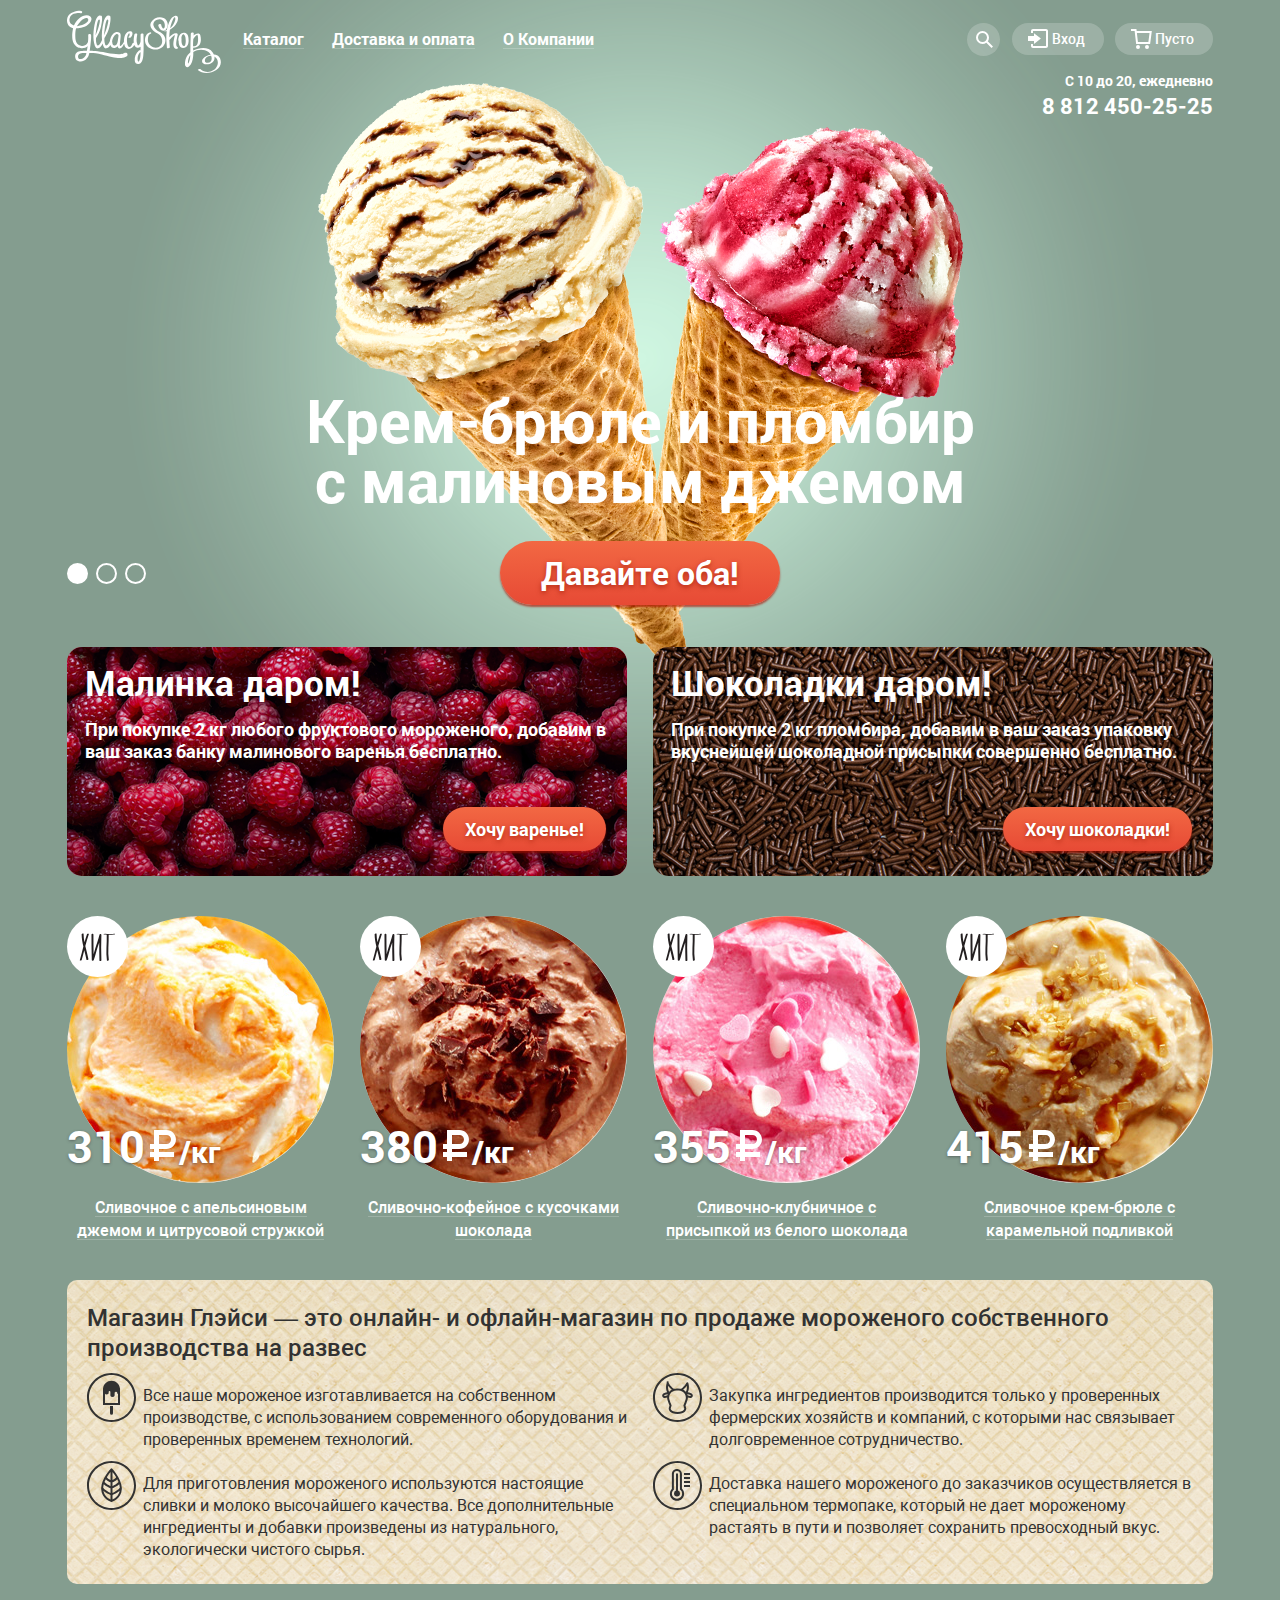
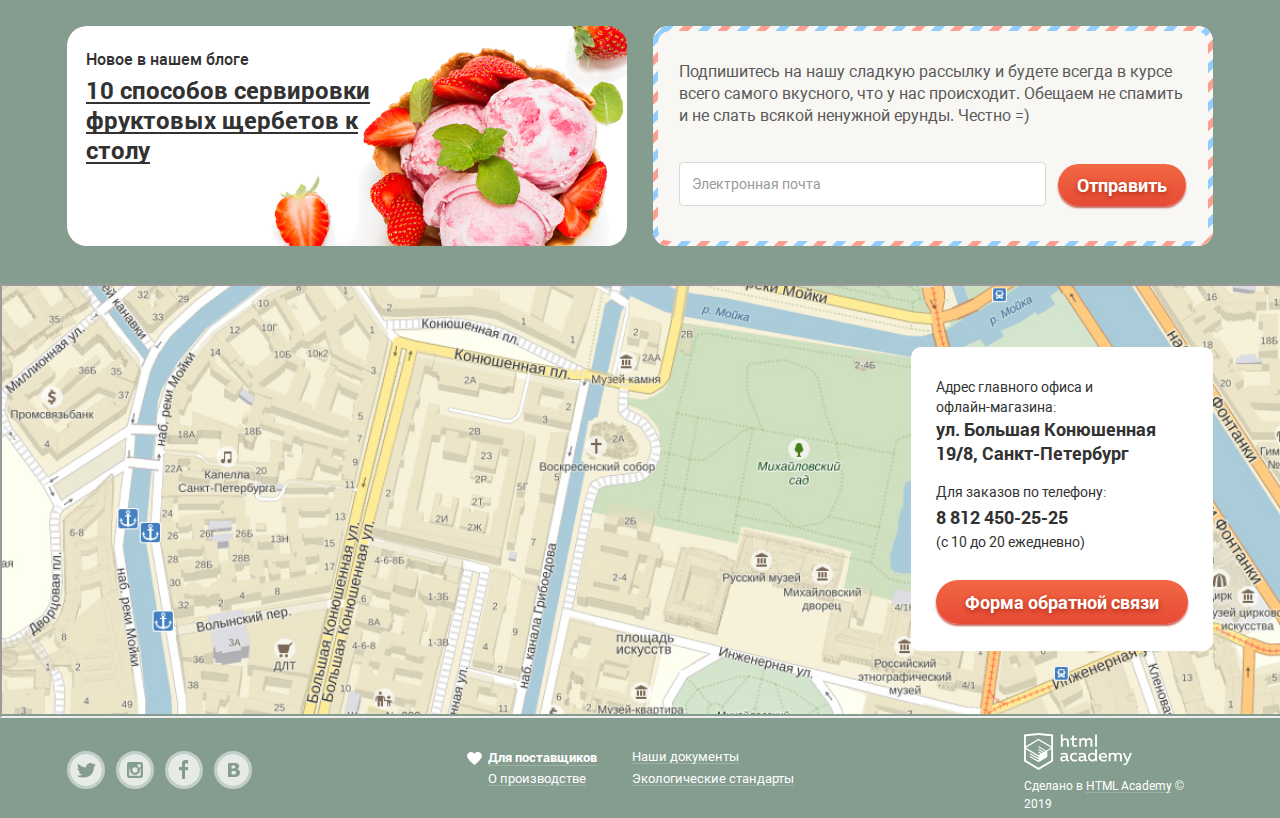
<file: index.html>
<!DOCTYPE html>
<html lang="ru">
  <head>
    <meta charset="utf-8">
    <title>Интернет-магазин мороженого GllacyShop</title>
    <link href="css/normalize.css" rel="stylesheet">
    <link href="css/style.min.css" rel="stylesheet">
  </head>
  <body>
    <input class="visually-hidden" type="radio" id="product-1" name="toggle" checked>
    <input class="visually-hidden" type="radio" id="product-2" name="toggle">
    <input class="visually-hidden" type="radio" id="product-3" name="toggle">
    <div class="site-wrapper">
      <header class="main-header">
        <div class="container">
          <nav class="main-navigation">
            <div class="navigation-wrapper">
            <a class="main-header-logo">
              <img src="img/logo.svg" width="154" height="64" alt="Логотип GllacyShop">
            </a>
            <ul class="site-navigation">
              <li class="catalog-link"><a class="link-current site-nav-link" href="catalog.html">Каталог</a>
                <div class="catalog-menu">
                  <a class="new">Новинки</a>
                  <ul class="new-list">
                    <li><a href="catalog.html">Сливочное</a></li>
                    <li><a>Щербеты</a></li>
                    <li><a>Фруктовый лед</a></li>
                    <li><a>Мелорин</a></li>
                  </ul>
                </div>
              </li>
              <li><a class="site-nav-link" href="pay.html">Доставка и оплата</a></li>
              <li><a class="site-nav-link" href="info.html">О Компании</a></li>
            </ul>
            <div class="user-navigation">
              <div class="search-wrapper">
                <a class="search-link">
                  <svg class="icon" xmlns="http://www.w3.org/2000/svg" xmlns:xlink="http://www.w3.org/1999/xlink" width="17" height="17" viewBox="0 0 17 17"><path d="M16.958 15.527L11.75 10.32A6.455 6.455 0 0 0 13 6.5 6.5 6.5 0 1 0 6.5 13a6.465 6.465 0 0 0 3.839-1.263l5.205 5.204 1.414-1.414zM6.5 11C4.019 11 2 8.981 2 6.5S4.019 2 6.5 2 11 4.019 11 6.5 8.981 11 6.5 11z"/></svg>
                  <span class="visually-hidden">Поиск</span>
                </a>
                <form class="search-form" action="https://echo.htmlacademy.ru" method="post">
                  <p>
                    <label class="visually-hidden" for="user-search">Поиск</label>
                    <input class="search input-size input-placeholder" id="user-search" type="search" name="search" placeholder="Что ищем?">
                  </p>
                </form>
              </div>
              <div class="login-wrapper">
                <a class="login-link">
                  <svg class="icon" xmlns="http://www.w3.org/2000/svg" xmlns:xlink="http://www.w3.org/1999/xlink" width="21" height="19" viewBox="0 0 21 19"><g><path d="M6 14.875L12.917 9.5 6 4.125v2.917H-.042v4.917H6z"/><path d="M18 0H5C3.9 0 3 .9 3 2v2h2V2h13v15H5v-2H3v2c0 1.1.9 2 2 2h13c1.1 0 2-.9 2-2V2c0-1.1-.9-2-2-2z"/></g></svg>
                  Вход</a>
                <form class="login-form" action="https://echo.htmlacademy.ru" method="post">
                  <p>
                    <label class="visually-hidden" for="user-email">Электронная почта</label>
                    <input class="login-email input-size input-placeholder" id="user-email" type="email" name="email" placeholder="Электронная почта">
                  </p>
                  <p>
                    <label class="visually-hidden" for="user-password">Пароль</label>
                    <input class="login-password input-size input-placeholder" id="user-password" type="password" name="password" placeholder="Пароль">
                  </p>
                  <div class="container-mini">
                    <button class="button" type="submit">Войти</button>
                    <div class="login-password-info">
                      <a class="restore" href="#">Забыли пароль?</a>
                      <a class="new-login" href="#">Новая регистрация</a>
                    </div>
                  </div>
                </form>
              </div>
              <div class="cart-wrapper">
                <a class="cart-link">
                  <svg class="icon" xmlns="http://www.w3.org/2000/svg" width="21" height="20" viewBox="0 0 21 20"><g><path d="M5.657 2.031L5.422 0H0v2h3.64l1.5 13h13.988l1.699-12.969H5.657zM17.372 13H6.922L5.888 4.031h12.66L17.372 13z"/><circle cx="6.984" cy="18" r="2"/><circle cx="15.984" cy="18" r="2"/></g></svg>
                  Пусто</a>
              </div>
            </div>
            </div>
            <div class="main-header-info">
              <p>С 10 до 20, ежедневно</p>
              <a href="tel:88124502525">8 812 450-25-25</a>
            </div>
          </nav>
        </div>
      </header>
      <main>
        <div class="container">
          <h1 class="visually-hidden">Интернет-магазин мороженого GllacyShop</h1>

          <section class="slider">
            <!--<h2>Крем-брюле и пломбир с малиновым джемом</h2>-->
            <!--навигация-->
            <div class="slider-controls">
              <label for="product-1">Первый</label>
              <label for="product-2">Второй</label>
              <label for="product-3">Третий</label>
            </div>
            <ul class="slider-list">
              <li class="slider-item">
                <h3 class="slider-title">Крем-брюле и пломбир с малиновым джемом</h3>
                <a class="button slider-button" href="#">Давайте оба!</a>
              </li>
              <li class="slider-item">
                <h3 class="slider-title">Шоколадный пломбир и лимонный сорбет</h3>
                <a class="button slider-button" href="#">Давайте оба!</a>
              </li>
              <li class="slider-item">
                <h3 class="slider-title">Пломбир с помадкой и клубничный щербет</h3>
                <a class="button slider-button" href="#">Давайте оба!</a>
              </li>
            </ul>
          </section>

          <section class="promo">
            <h2 class="visually-hidden">Акции</h2>
            <ul class="promo-list">
              <li class="promo-item berry">
                <h3>Малинка даром!</h3>
                <p>При покупке 2 кг любого фруктового мороженого, добавим в ваш заказ банку малинового варенья бесплатно.</p>
                <a class="button" href="#">Хочу варенье!</a>
              </li>
              <li class="promo-item choco">
                <h3>Шоколадки даром!</h3>
                <p>При покупке 2 кг пломбира, добавим в ваш заказ упаковку вкуснейшей шоколадной присыпки совершенно бесплатно.</p>
                <a class="button" href="#">Хочу шоколадки!</a>
              </li>
            </ul>
          </section>

          <section class="popular">
            <h2 class="visually-hidden">Популярные товары</h2>
            <ul class="popular-list">
              <li class="popular-item">
                <img src="img/product-1.jpg" width="267" height="267" alt="Сливочное с апельсиновым джемом и цитрусовой стружкой">
                <p class="popular-item-price"><span class="price">310</span>/кг</p>
                <h3 class="popular-item-title"><a class="link-underline">Сливочное с апельсиновым джемом и цитрусовой стружкой</a></h3>
              </li>
              <li class="popular-item">
                <img src="img/product-2.jpg" width="267" height="267" alt="Сливочно-кофейное с кусочками шоколада">
                <p class="popular-item-price"><span class="price">380</span>/кг</p>
                <h3 class="popular-item-title"><a class="link-underline">Сливочно-кофейное с кусочками шоколада</a></h3>
              </li>
              <li class="popular-item">
                <img src="img/product-3.jpg" width="267" height="267" alt="Сливочно-клубничное с присыпкой из белого шоколада">
                <p class="popular-item-price"><span class="price">355</span>/кг</p>
                <h3 class="popular-item-title"><a class="link-underline">Сливочно-клубничное с присыпкой из белого шоколада</a></h3>
              </li>
              <li class="popular-item">
                <img src="img/product-4.jpg" width="267" height="267" alt="Сливочное крем-брюле с карамельной подливкой">
                <p class="popular-item-price"><span class="price">415</span>/кг</p>
                <h3 class="popular-item-title"><a class="link-underline">Сливочное крем-брюле с карамельной подливкой</a></h3>
              </li>
            </ul>
          </section>

          <section class="reference">
            <h2 class="visually-hidden">Справочная информация</h2>
            <h3>Магазин Глэйси — это онлайн- и офлайн-магазин по продаже мороженого собственного производства на развес</h3>
            <ul class="reference-list">
              <li class="reference-item pic-ice-cream">Все наше мороженое изготавливается на собственном производстве, с использованием современного оборудования и проверенных временем технологий.</li>
              <li class="reference-item pic-cow">Закупка ингредиентов  производится только у проверенных фермерских хозяйств и компаний, с которыми нас связывает долговременное сотрудничество.</li>
              <li class="reference-item pic-eco">Для приготовления мороженого используются настоящие сливки и молоко высочайшего качества. Все дополнительные ингредиенты и добавки произведены из натурального, экологически чистого сырья.</li>
              <li class="reference-item pic-thermometer">Доставка нашего мороженого до заказчиков осуществляется в специальном термопаке, который не дает мороженому растаять в пути и позволяет сохранить превосходный вкус.</li>
            </ul>
          </section>

          <div class="index-columns">
            <article class="news">
              <h2>Новое в нашем блоге</h2>
              <a class="link-underline" href="#">10 способов сервировки фруктовых щербетов к столу</a>
            </article>

            <section class="subscribe">
              <div class="subscribe-wrapper">
                <h2 class="visually-hidden">Подписка</h2>
                <p>Подпишитесь на нашу сладкую рассылку и будете всегда в курсе всего самого вкусного, что у нас происходит. Обещаем не спамить и не слать всякой ненужной ерунды. Честно =)</p>
                <form class="subscribe-form" action="https://echo.htmlacademy.ru" method="post">
                  <label class="visually-hidden" for="subscribe-email">Email</label>
                  <input class="input-size input-placeholder" id="subscribe-email" type="email" name="email" placeholder="Электронная почта">
                  <button class="button" type="submit">Отправить</button>
                </form>
              </div>
            </section>
          </div>
        </div>

        <section class="map">
          <h2 class="visually-hidden">Местоположение</h2>
		  <iframe class="map-iframe" src="https://yandex.ru/map-widget/v1/-/CCqcELoW" width="1200" height="430"></iframe>
          <div class="container">
            <div class="contacts">
              <h2 class="visually-hidden">Контактная информация</h2>
              <div class="adress">
                <p class="content">Адрес главного офиса и офлайн-магазина:</p>
                <span class="contacts-adress">ул. Большая Конюшенная 19/8, Санкт-Петербург</span>
              </div>
              <div class="phone">
                <p class="content">Для заказов по телефону:</p>
                <a class="phone-number link-underline" href="tel:88124502525">8 812 450-25-25</a>
                <span class="contacts-time">(с 10 до 20 ежедневно)</span>
              </div>
              <a class="button feedback-button" href="contacts.html">Форма обратной связи</a>
            </div>
          </div>
        </section>

      </main>
      <footer class="main-footer">
        <div class="container">
          <ul class="footer-social">
            <li>
              <a class="social-button" href="#"><span class="visually-hidden">Твиттер</span>
                <svg class="icon" xmlns="http://www.w3.org/2000/svg" width="32" height="32" viewBox="0 0 32 32"><path fill="#FFF" d="M16 0C7.164 0 0 7.164 0 16c0 8.837 7.164 16 16 16 8.837 0 16-7.163 16-16 0-8.836-7.163-16-16-16zm7.944 12.809c-.251 6.516-3.463 10.832-10.992 10.702h-.486c-.447 0-4.543-.443-5.344-1.823 2.479.19 4.247-.406 5.12-1.136-1.048-.289-2.923-.461-3.251-2.848.384.104.618.221 1.299.113-1.307-.824-2.758-1.519-2.679-3.643.311.317 1.164.518 1.46.457-.768-.233-2.149-3.244-.974-4.781 1.984 1.79 4.075 3.482 7.804 3.643.227-2.214 1.24-3.699 3.168-4.325 1.84-.479 3.255.26 3.901 1.138.737-.224 1.453-.466 2.193-.685-.004.833-.569 1.463-.935 1.709.747.165 1.423-.475 1.423-.475-.184.963-1.094 1.725-1.707 1.954z"/></svg>
              </a>
            </li>
            <li>
              <a class="social-button" href="#"><span class="visually-hidden">Инстаграм</span>
                <svg class="icon" xmlns="http://www.w3.org/2000/svg" width="32" height="32" viewBox="0 0 32 32"><g fill="#FFF"><path d="M20.916 16a4.938 4.938 0 1 1-9.877 0c0-.394.051-.773.138-1.14h-.897v6.838h11.396V14.86h-.897c.086.367.137.746.137 1.14z"/><path d="M15.978 18.659c1.466 0 2.659-1.193 2.659-2.659s-1.193-2.659-2.659-2.659c-1.466 0-2.659 1.193-2.659 2.659s1.192 2.659 2.659 2.659zM18.637 10.302h3.039v3.039h-3.039z"/><path d="M16 0C7.164 0 0 7.164 0 16c0 8.837 7.164 16 16 16 8.837 0 16-7.163 16-16 0-8.836-7.163-16-16-16zm7.955 21.698a2.285 2.285 0 0 1-2.279 2.279H10.279A2.285 2.285 0 0 1 8 21.698V10.302a2.286 2.286 0 0 1 2.279-2.279h11.396a2.286 2.286 0 0 1 2.279 2.279v11.396z"/></g></svg>
              </a>
            </li>
            <li>
              <a class="social-button" href="#"><span class="visually-hidden">Фейсбук</span>
                <svg class="icon" xmlns="http://www.w3.org/2000/svg" width="32" height="32" viewBox="0 0 32 32"><path fill="#FFF" d="M16 0C7.164 0 0 7.163 0 16s7.164 16 16 16c8.837 0 16-7.164 16-16S24.837 0 16 0zm4.062 9.455h-3.021v3.444h3.021v3.445h-3.021v8.61H14.02v-8.61H11v-3.445h3.021V9.455c0-1.902 1.353-3.445 3.021-3.445h3.021v3.445z"/></svg>
              </a>
            </li>
            <li>
              <a class="social-button" href="#"><span class="visually-hidden">Вконтакте</span>
                <svg class="icon" xmlns="http://www.w3.org/2000/svg" width="32" height="32" viewBox="0 0 32 32"><g fill="#FFF"><path d="M16.637 14.495c.402-.019.719-.082.951-.188.326-.145.54-.33.641-.559.101-.229.15-.496.15-.797 0-.232-.058-.465-.174-.697-.116-.232-.322-.405-.617-.517-.264-.1-.592-.155-.984-.165a76.242 76.242 0 0 0-1.652-.014h-.339v2.965h.565c.571 0 1.057-.009 1.459-.028zM18.118 17.084c-.282-.081-.672-.125-1.166-.132a127.97 127.97 0 0 0-1.55-.009h-.79v3.493h.264c1.014 0 1.74-.003 2.18-.009a3.2 3.2 0 0 0 1.212-.245c.377-.157.633-.364.774-.625s.214-.562.214-.9c0-.446-.088-.788-.261-1.03-.17-.241-.464-.423-.877-.543z"/><path d="M16 0C7.164 0 0 7.164 0 16c0 8.837 7.164 16 16 16 8.837 0 16-7.163 16-16 0-8.836-7.163-16-16-16zm6.602 20.531a3.73 3.73 0 0 1-1.124 1.327c-.552.415-1.161.71-1.823.886s-1.501.264-2.519.264h-6.121V8.987h5.443c1.13 0 1.957.038 2.48.113a5.126 5.126 0 0 1 1.561.5c.533.27.929.632 1.189 1.087.26.455.392.975.392 1.558 0 .678-.179 1.278-.536 1.795-.358.518-.863.92-1.517 1.208v.075c.917.182 1.642.559 2.179 1.13.537.571.807 1.325.807 2.261 0 .678-.138 1.283-.411 1.817z"/></g></svg>
              </a>
            </li>
          </ul>

          <ul class="documents">
            <li class="documents-current"><a class="link-underline" href="#">Для поставщиков</a></li>
            <li><a class="link-underline" href="#">Наши документы</a></li>
            <li><a class="link-underline" href="#">О производстве</a></li>
            <li><a class="link-underline" href="#">Экологические стандарты</a></li>
          </ul>

          <p class="footer-copyright">
            <a href="https://htmlacademy.ru/intensive/htmlcss">
              <img src="img/logo-htmlacademy.svg" width="108" height="39" alt="HTML Academy">
              <span class="visually-hidden">HTML Academy</span>
            </a>
            <b>Сделано в <a class="link-underline" href="https://htmlacademy.ru">HTML Academy</a> © 2019</b> 
          </p>
        </div>
      </footer>
    </div>

    <section class="modal modal-feedback">
      <h2 class="visually-hidden">Обратная связь</h2>
      <p class="feedback-title">Мы обязательно вам ответим!</p>
      <form class="feedback-form" action="https://echo.htmlacademy.ru" method="post">
        <p class="feedback-item">
          <label class="visually-hidden" for="user-name">Имя</label>
          <input class="feedback-user input-size input-placeholder" id="user-name" type="text" name="name" placeholder="Как вас зовут?">
        </p>
        <p class="feedback-item">
          <label class="visually-hidden" for="email">Электронная почта</label>
          <input class="feedback-email input-size input-placeholder" id="email" type="email" name="email" placeholder="Ваша почта для ответа?">
        </p>
        <p class="feedback-item">
          <label class="visually-hidden" for="user-note">Текст</label>
          <textarea class="feedback-note input-size input-placeholder" id="user-note" name="note" rows="10" placeholder="Напишите что-нибудь..."></textarea>
        </p>
        <button class="button modal-button">Отправить</button>
      </form>
      <button class="modal-close" type="button">Закрыть</button>
    </section>

    <div class="overlay"></div>
    <script src="js/script.min.js"></script>
  </body>
</html>
</file>
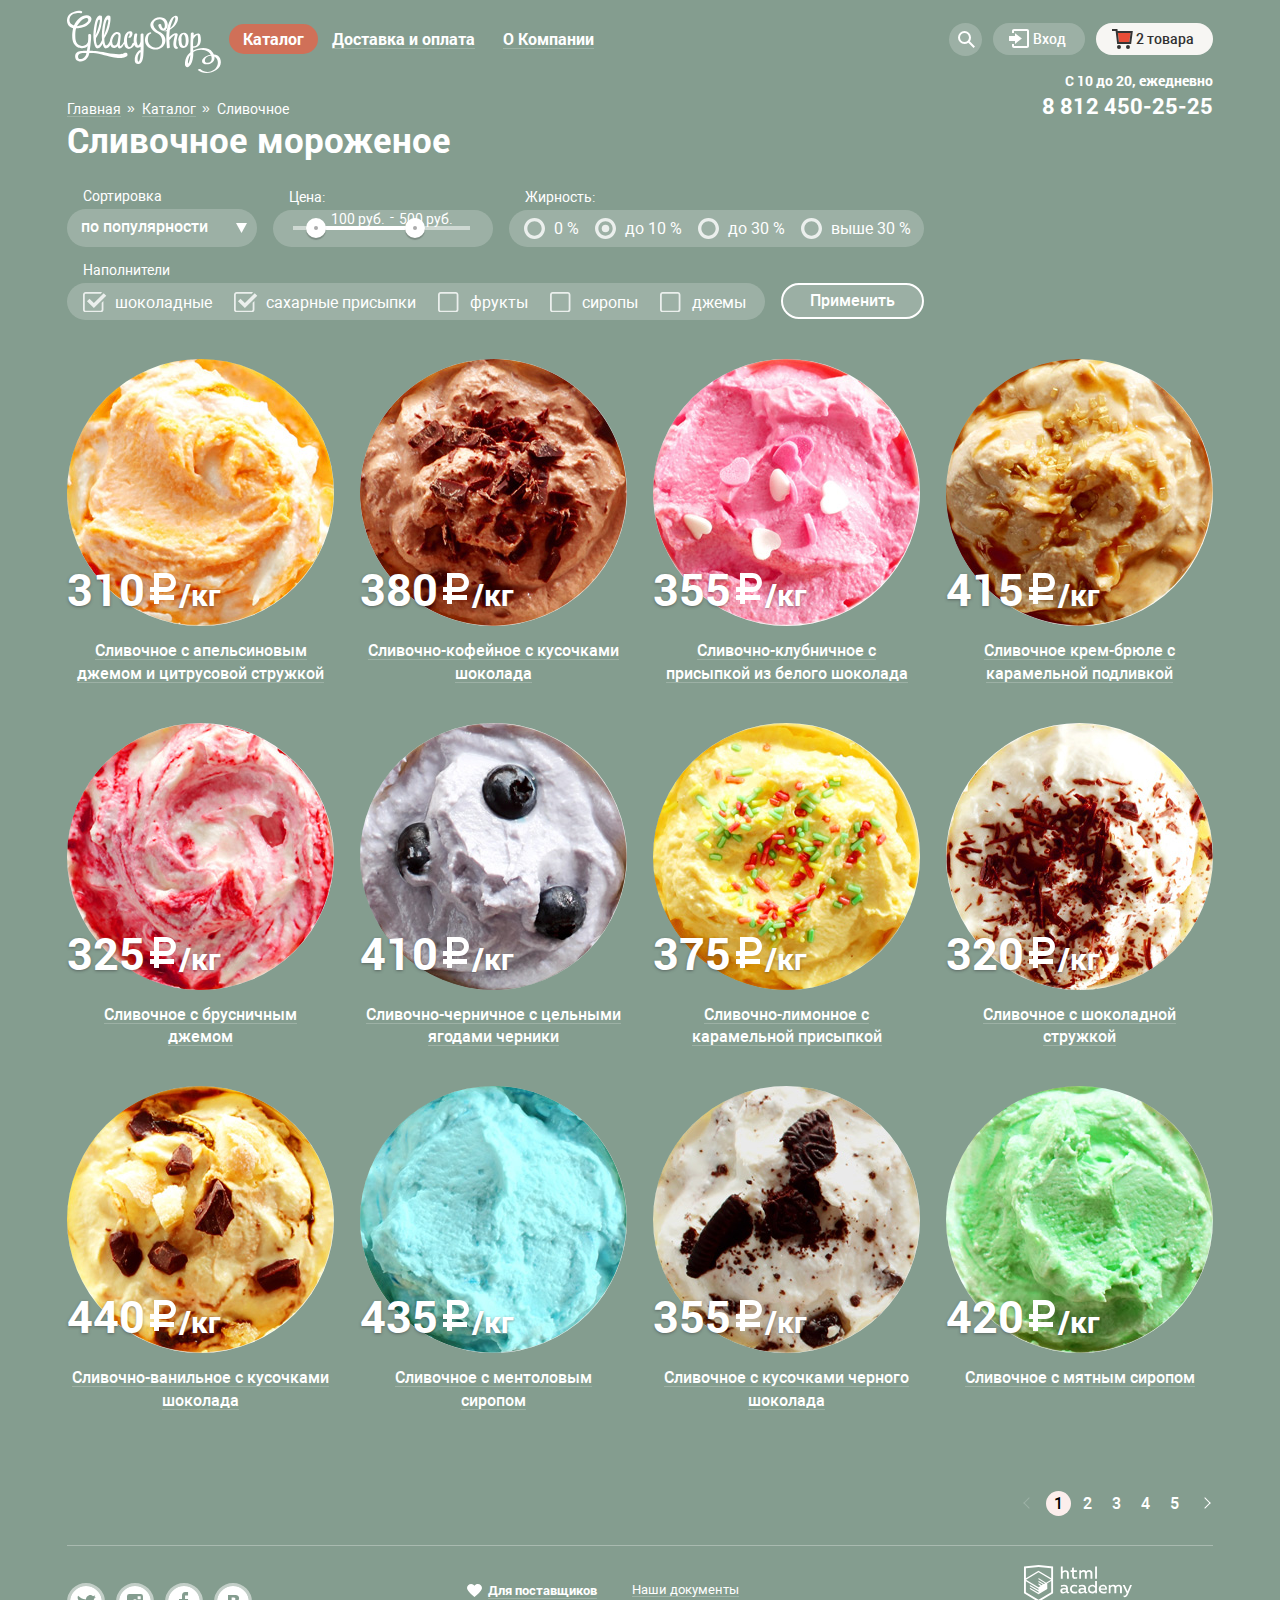
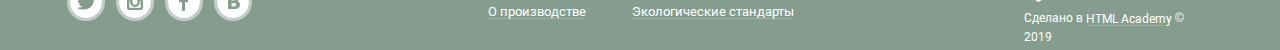
<file: catalog.html>
<!DOCTYPE html>
<html lang="ru">
  <head>
    <meta charset="utf-8">
    <title>Интернет-магазин мороженого GllacyShop</title>
    <link href="css/normalize.css" rel="stylesheet">
    <link href="css/style.min.css" rel="stylesheet">
  </head>
  <body class="inner-page">
    <header class="main-header">
      <div class="container">
        <nav class="main-navigation">
          <div class="navigation-wrapper">
          <a class="main-header-logo" href="index.html">
            <img src="img/logo.svg" width="154" height="64" alt="Логотип GllacyShop">
          </a>
          <ul class="site-navigation">
            <li class="catalog-link"><a class="link-current">Каталог</a>
              <div class="catalog-menu">
                <p class="new">Новинки</p>
                <ul class="new-list">
                  <li class="link-current"><a>Сливочное</a></li>
                  <li><a>Щербеты</a></li>
                  <li><a>Фруктовый лед</a></li>
                  <li><a>Мелорин</a></li>
                </ul>
              </div>
            </li>
            <li><a class="site-nav-link" href="pay.html">Доставка и оплата</a></li>
            <li><a class="site-nav-link" href="info.html">О Компании</a></li>
          </ul>
          <div class="user-navigation">
            <div class="search-wrapper">
              <a class="search-link">
                <svg class="icon" xmlns="http://www.w3.org/2000/svg" xmlns:xlink="http://www.w3.org/1999/xlink" width="17" height="17" viewBox="0 0 17 17"><path d="M16.958 15.527L11.75 10.32A6.455 6.455 0 0 0 13 6.5 6.5 6.5 0 1 0 6.5 13a6.465 6.465 0 0 0 3.839-1.263l5.205 5.204 1.414-1.414zM6.5 11C4.019 11 2 8.981 2 6.5S4.019 2 6.5 2 11 4.019 11 6.5 8.981 11 6.5 11z"/></svg>
                <span class="visually-hidden">Поиск</span>
              </a>
              <form class="search-form" action="https://echo.htmlacademy.ru" method="post">
                <p>
                  <label class="visually-hidden" for="user-search">Поиск</label>
                  <input class="search input-size input-placeholder" id="user-search" type="search" name="search" placeholder="Что ищем?">
                </p>
              </form>
            </div>
            <div class="login-wrapper">
              <a class="login-link">
                <svg class="icon" xmlns="http://www.w3.org/2000/svg" xmlns:xlink="http://www.w3.org/1999/xlink" width="21" height="19" viewBox="0 0 21 19"><g><path d="M6 14.875L12.917 9.5 6 4.125v2.917H-.042v4.917H6z"/><path d="M18 0H5C3.9 0 3 .9 3 2v2h2V2h13v15H5v-2H3v2c0 1.1.9 2 2 2h13c1.1 0 2-.9 2-2V2c0-1.1-.9-2-2-2z"/></g></svg>
                Вход</a>
              <form class="login-form" action="https://echo.htmlacademy.ru" method="post">
                <p>
                  <label class="visually-hidden" for="user-email">Электронная почта</label>
                  <input class="login-email input-size input-placeholder" id="user-email" type="email" name="email" placeholder="Электронная почта">
                </p>
                <p>
                  <label class="visually-hidden" for="user-password">Пароль</label>
                  <input class="login-password input-size input-placeholder" id="user-password" type="password" name="password" placeholder="Пароль">
                </p>
                <div class="container-mini">
                  <button class="button" type="submit">Войти</button>
                  <div class="login-password-info">
                    <a class="restore" href="#">Забыли пароль?</a>
                    <a class="new-login" href="#">Новая регистрация</a>
                  </div>
                </div>
              </form>
            </div>
            <div class="cart-wrapper">
              <a class="cart-link">
                <svg class="icon" xmlns="http://www.w3.org/2000/svg" width="21" height="20" viewBox="0 0 21 20"><path fill="#E84D37" d="M5.888 4.031L6.922 13h10.45l1.176-8.969z"/><circle fill="#343434" cx="6.984" cy="18" r="2"/><circle fill="#343434" cx="15.984" cy="18" r="2"/><path fill="#343434" d="M5.657 2.031L5.422 0H0v2h3.64l1.5 13h13.988l1.699-12.969H5.657zM17.372 13H6.922L5.888 4.031h12.66L17.372 13z"/></svg>
                2 товара</a>
              <div class="cart-table">
                <div class="table-wrapper">
                  <div class="cart-table-column">
                    <p class="cart-th">Пломбир с апельсиновым джемом</p>
                    <p class="cart-th">Клубничный пломбир с присыпкой из белого шоколада</p>
                  </div>
                  <div class="cart-table-column">
                    <p class="cart-th">1,5 кг × <span>200 руб.</span></p>
                    <p class="cart-th">1,5 кг × <span>300 руб.</span></p>
                  </div>
                  <div class="cart-table-column">
                    <p class="cart-th">300 руб.</p>
                    <p class="cart-th">450 руб.</p>
                  </div>
                </div>
                <p class="cart-total">Итого: 750 руб.</p>
                <a class="button" href="#">Оформить заказ</a>
              </div>
            </div>
          </div>
          </div>
          <div class="main-header-info">
            <p>С 10 до 20, ежедневно</p>
            <a href="tel:88124502525">8 812 450-25-25</a>
          </div>
        </nav>
      </div>
    </header>
    <main>
      <div class="container">

        <ul class="breadcrumbs">
          <li><a class="link-underline" href="index.html">Главная</a></li>
          <li><a class="link-underline" href="catalog.html">Каталог</a></li>
          <li class="breadcrumbs-current">Сливочное</li>
        </ul>

        <h1 class="page-title">Сливочное мороженое</h1>

        <section class="filters">
          <h2 class="visually-hidden">Фильтр товаров</h2>
          <form class="filter" method="get" action="https://echo.htmlacademy.ru">
            <fieldset>
              <legend>Сортировка</legend>
              <!--<label for="filter-sorts">Сортировка:</label>-->
              <div class="styled-select">
                <select class="sort-items" id="filter-sorts" name="filter-sort">
                  <option class="sort-item-current" value="popular">по популярности</option>
                  <option value="inexpensive-first">сначала недорогие</option>
                  <option value="expensive-first">сначала дорогие</option>
                  <option value="fat-content">по жирности</option>
                </select>
              </div>
            </fieldset>
            <fieldset>
              <legend class="legend-price">Цена:</legend>
                <div class="price-controls">
                  <label class="min-price"><input type="text" name="min-price" value="100"> руб.</label> - 
                  <label class="max-price"><input type="text" name="max-price" value="500"> руб.</label>
                </div>
              <div class="filter-range">
                <div class="range-controls">
                  <div class="scale">
                    <div class="bar"></div>
                  </div>
                  <div class="range-toggle range-toggle-min"></div>
                  <div class="range-toggle range-toggle-max"></div>
                </div>
              </div>
            </fieldset>
            <fieldset>
              <legend>Жирность:</legend>
              <ul class="filter-fat">
                <li class="filter-option">
                  <input class="visually-hidden filter-input filter-input-radio" type="radio" name="fat-group" value="0" id="filter-none">
                  <label for="filter-none">0 %</label>
                </li>
                <li class="filter-option">
                  <input class="visually-hidden filter-input filter-input-radio" type="radio" name="fat-group" value="10" id="filter-ten" checked>
                  <label for="filter-ten">до 10 %</label>
                </li>
                <li class="filter-option">
                  <input class="visually-hidden filter-input filter-input-radio" type="radio" name="fat-group" value="30" id="filter-thirty">
                  <label for="filter-thirty">до 30 %</label>
                </li>
                <li class="filter-option">
                  <input class="visually-hidden filter-input filter-input-radio" type="radio" name="fat-group" value="99" id="filter-more">
                  <label for="filter-more">выше 30 %</label>
                </li>
              </ul>
            </fieldset>
            <fieldset>
              <legend>Наполнители</legend>
              <ul class="filter-fillers">
                <li class="filter-option">
                  <input class="visually-hidden filter-input filter-input-checkbox" type="checkbox" name="choco" id="choco" checked>
                  <label for="choco">шоколадные</label>
                </li>
                <li class="filter-option">
                  <input class="visually-hidden filter-input filter-input-checkbox" type="checkbox" name="sugar" id="sugar" checked>
                  <label for="sugar">сахарные присыпки</label>
                </li>
                <li class="filter-option">
                  <input class="visually-hidden filter-input filter-input-checkbox" type="checkbox" name="fruits" id="fruits">
                  <label for="fruits">фрукты</label>
                </li>
                <li class="filter-option">
                  <input class="visually-hidden filter-input filter-input-checkbox" type="checkbox" name="syrups" id="syrups">
                  <label for="syrups">сиропы</label>
                </li>
                <li class="filter-option">
                  <input class="visually-hidden filter-input filter-input-checkbox" type="checkbox" name="jams" id="jams">
                  <label for="jams">джемы</label>
                </li>
              </ul>
            </fieldset>
            <button type="submit" class="filter-button button">Применить</button>
          </form>
        </section>

        <section class="catalog">
          <h2 class="visually-hidden">Список сливочного мороженого</h2>
          <ul class="catalog-list">
            <li class="catalog-item">
              <!--<div class="actions">
                <a href="#" class="buy button">Быстрый просмотр</a>
              </div>-->
              <img src="img/product-1.jpg" width="267" height="267" alt="Сливочное с апельсиновым джемом и цитрусовой стружкой">
              <p class="popular-item-price"><span class="price">310</span>/кг</p>
              <h3 class="catalog-item-title"><a class="link-underline">Сливочное с апельсиновым джемом и цитрусовой стружкой</a></h3>
              <a href="#" class="buy button">Быстрый просмотр</a>
            </li>
            <li class="catalog-item">
              <img src="img/product-2.jpg" width="267" height="267" alt="Сливочно-кофейное с кусочками шоколада">
              <p class="popular-item-price"><span class="price">380</span>/кг</p>
              <h3 class="catalog-item-title"><a class="link-underline">Сливочно-кофейное с кусочками шоколада</a></h3>
              <a href="#" class="buy button">Быстрый просмотр</a>
            </li>
            <li class="catalog-item">
              <img src="img/product-3.jpg" width="267" height="267" alt="Сливочно-клубничное с присыпкой из белого шоколада">
              <p class="popular-item-price"><span class="price">355</span>/кг</p>
              <h3 class="catalog-item-title"><a class="link-underline">Сливочно-клубничное с присыпкой из белого шоколада</a></h3>
              <a href="#" class="buy button">Быстрый просмотр</a>
            </li>
            <li class="catalog-item">
              <img src="img/product-4.jpg" width="267" height="267" alt="Сливочное крем-брюле с карамельной подливкой">
              <p class="popular-item-price"><span class="price">415</span>/кг</p>
              <h3 class="catalog-item-title"><a class="link-underline">Сливочное крем-брюле с карамельной подливкой</a></h3>
              <a href="#" class="buy button">Быстрый просмотр</a>
            </li>
            <li class="catalog-item">
              <img src="img/product-5.jpg" width="267" height="267" alt="Сливочное с брусничным джемом">
              <p class="popular-item-price"><span class="price">325</span>/кг</p>
              <h3 class="catalog-item-title"><a class="link-underline">Сливочное с брусничным джемом</a></h3>
              <a href="#" class="buy button">Быстрый просмотр</a>
            </li>
            <li class="catalog-item">
              <img src="img/product-6.jpg" width="267" height="267" alt="Сливочно-черничное с цельными ягодами черники">
              <p class="popular-item-price"><span class="price">410</span>/кг</p>
              <h3 class="catalog-item-title"><a class="link-underline">Сливочно-черничное с цельными ягодами черники</a></h3>
              <a href="#" class="buy button">Быстрый просмотр</a>
            </li>
            <li class="catalog-item">
              <img src="img/product-7.jpg" width="267" height="267" alt="Сливочно-лимонное с карамельной присыпкой">
              <p class="popular-item-price"><span class="price">375</span>/кг</p>
              <h3 class="catalog-item-title"><a class="link-underline">Сливочно-лимонное с карамельной присыпкой</a></h3>
              <a href="#" class="buy button">Быстрый просмотр</a>
            </li>
            <li class="catalog-item">
              <img src="img/product-8.jpg" width="267" height="267" alt="Сливочное с шоколадной стружкой">
              <p class="popular-item-price"><span class="price">320</span>/кг</p>
              <h3 class="catalog-item-title"><a class="link-underline">Сливочное с шоколадной стружкой</a></h3>
              <a href="#" class="buy button">Быстрый просмотр</a>
            </li>
            <li class="catalog-item">
              <img src="img/product-9.jpg" width="267" height="267" alt="Сливочно-ванильное с кусочками шоколада">
              <p class="popular-item-price"><span class="price">440</span>/кг</p>
              <h3 class="catalog-item-title"><a class="link-underline">Сливочно-ванильное с кусочками шоколада</a></h3>
              <a href="#" class="buy button">Быстрый просмотр</a>
            </li>
            <li class="catalog-item">
              <img src="img/product-10.jpg" width="267" height="267" alt="Сливочноe с ментоловым сиропом">
              <p class="popular-item-price"><span class="price">435</span>/кг</p>
              <h3 class="catalog-item-title"><a class="link-underline">Сливочноe с ментоловым сиропом</a></h3>
              <a href="#" class="buy button">Быстрый просмотр</a>
            </li>
            <li class="catalog-item">
              <img src="img/product-11.jpg" width="267" height="267" alt="Сливочное с кусочками черного шоколада">
              <p class="popular-item-price"><span class="price">355</span>/кг</p>
              <h3 class="catalog-item-title"><a class="link-underline">Сливочное с кусочками черного шоколада</a></h3>
              <a href="#" class="buy button">Быстрый просмотр</a>
            </li>
            <li class="catalog-item">
              <img src="img/product-12.jpg" width="267" height="267" alt="Сливочное с мятным сиропом">
              <p class="popular-item-price"><span class="price">420</span>/кг</p>
              <h3 class="catalog-item-title"><a class="link-underline">Сливочное с мятным сиропом</a></h3>
              <a href="#" class="buy button">Быстрый просмотр</a>
            </li>
          </ul>
          <div class="pagination">
            <a class="pagination-back" href="#"></a>
            <ul class="pagination-list">
              <li class="pagination-item pagination-item-current"><a>1</a></li>
              <li class="pagination-item"><a href="#">2</a></li>
              <li class="pagination-item"><a href="#">3</a></li>
              <li class="pagination-item"><a href="#">4</a></li>
              <li class="pagination-item"><a href="#">5</a></li>
            </ul>
            <a class="pagination-next" href="#"></a>
          </div>
        </section>
      </div>
    </main>
    <footer class="main-footer">
      <div class="container">
        <ul class="footer-social">
          <li>
            <a class="social-button" href="#"><span class="visually-hidden">Твиттер</span>
              <svg xmlns="http://www.w3.org/2000/svg" width="32" height="32" viewBox="0 0 32 32"><path fill="#FFF" d="M16 0C7.164 0 0 7.164 0 16c0 8.837 7.164 16 16 16 8.837 0 16-7.163 16-16 0-8.836-7.163-16-16-16zm7.944 12.809c-.251 6.516-3.463 10.832-10.992 10.702h-.486c-.447 0-4.543-.443-5.344-1.823 2.479.19 4.247-.406 5.12-1.136-1.048-.289-2.923-.461-3.251-2.848.384.104.618.221 1.299.113-1.307-.824-2.758-1.519-2.679-3.643.311.317 1.164.518 1.46.457-.768-.233-2.149-3.244-.974-4.781 1.984 1.79 4.075 3.482 7.804 3.643.227-2.214 1.24-3.699 3.168-4.325 1.84-.479 3.255.26 3.901 1.138.737-.224 1.453-.466 2.193-.685-.004.833-.569 1.463-.935 1.709.747.165 1.423-.475 1.423-.475-.184.963-1.094 1.725-1.707 1.954z"/></svg>
            </a>
          </li>
          <li>
            <a class="social-button" href="#"><span class="visually-hidden">Инстаграм</span>
              <svg xmlns="http://www.w3.org/2000/svg" width="32" height="32" viewBox="0 0 32 32"><g fill="#FFF"><path d="M20.916 16a4.938 4.938 0 1 1-9.877 0c0-.394.051-.773.138-1.14h-.897v6.838h11.396V14.86h-.897c.086.367.137.746.137 1.14z"/><path d="M15.978 18.659c1.466 0 2.659-1.193 2.659-2.659s-1.193-2.659-2.659-2.659c-1.466 0-2.659 1.193-2.659 2.659s1.192 2.659 2.659 2.659zM18.637 10.302h3.039v3.039h-3.039z"/><path d="M16 0C7.164 0 0 7.164 0 16c0 8.837 7.164 16 16 16 8.837 0 16-7.163 16-16 0-8.836-7.163-16-16-16zm7.955 21.698a2.285 2.285 0 0 1-2.279 2.279H10.279A2.285 2.285 0 0 1 8 21.698V10.302a2.286 2.286 0 0 1 2.279-2.279h11.396a2.286 2.286 0 0 1 2.279 2.279v11.396z"/></g></svg>
            </a>
          </li>
          <li>
            <a class="social-button" href="#"><span class="visually-hidden">Фейсбук</span>
              <svg xmlns="http://www.w3.org/2000/svg" width="32" height="32" viewBox="0 0 32 32"><path fill="#FFF" d="M16 0C7.164 0 0 7.163 0 16s7.164 16 16 16c8.837 0 16-7.164 16-16S24.837 0 16 0zm4.062 9.455h-3.021v3.444h3.021v3.445h-3.021v8.61H14.02v-8.61H11v-3.445h3.021V9.455c0-1.902 1.353-3.445 3.021-3.445h3.021v3.445z"/></svg>
            </a>
          </li>
          <li>
            <a class="social-button" href="#"><span class="visually-hidden">Вконтакте</span>
              <svg xmlns="http://www.w3.org/2000/svg" width="32" height="32" viewBox="0 0 32 32"><g fill="#FFF"><path d="M16.637 14.495c.402-.019.719-.082.951-.188.326-.145.54-.33.641-.559.101-.229.15-.496.15-.797 0-.232-.058-.465-.174-.697-.116-.232-.322-.405-.617-.517-.264-.1-.592-.155-.984-.165a76.242 76.242 0 0 0-1.652-.014h-.339v2.965h.565c.571 0 1.057-.009 1.459-.028zM18.118 17.084c-.282-.081-.672-.125-1.166-.132a127.97 127.97 0 0 0-1.55-.009h-.79v3.493h.264c1.014 0 1.74-.003 2.18-.009a3.2 3.2 0 0 0 1.212-.245c.377-.157.633-.364.774-.625s.214-.562.214-.9c0-.446-.088-.788-.261-1.03-.17-.241-.464-.423-.877-.543z"/><path d="M16 0C7.164 0 0 7.164 0 16c0 8.837 7.164 16 16 16 8.837 0 16-7.163 16-16 0-8.836-7.163-16-16-16zm6.602 20.531a3.73 3.73 0 0 1-1.124 1.327c-.552.415-1.161.71-1.823.886s-1.501.264-2.519.264h-6.121V8.987h5.443c1.13 0 1.957.038 2.48.113a5.126 5.126 0 0 1 1.561.5c.533.27.929.632 1.189 1.087.26.455.392.975.392 1.558 0 .678-.179 1.278-.536 1.795-.358.518-.863.92-1.517 1.208v.075c.917.182 1.642.559 2.179 1.13.537.571.807 1.325.807 2.261 0 .678-.138 1.283-.411 1.817z"/></g></svg>
            </a>
          </li>
        </ul>

        <ul class="documents">
          <li class="documents-current"><a class="link-underline" href="#">Для поставщиков</a></li>
          <li><a class="link-underline" href="#">Наши документы</a></li>
          <li><a class="link-underline" href="#">О производстве</a></li>
          <li><a class="link-underline" href="#">Экологические стандарты</a></li>
        </ul>

        <p class="footer-copyright">
          <a href="https://htmlacademy.ru/intensive/htmlcss">
            <img src="img/logo-htmlacademy.svg" width="108" height="39" alt="HTML Academy">
            <span class="visually-hidden">HTML Academy</span>
          </a>
          <b>Сделано в <a class="link-underline" href="https://htmlacademy.ru">HTML Academy</a> © 2019</b> 
        </p>
      </div>
    </footer>

  </body>
</html>
</file>
<file: css/style.min.css>
@font-face{font-family:"Roboto";font-style:normal;font-weight:400;src:url("../fonts/roboto.woff") format("woff"),url("../fonts/roboto.woff2") format("woff2")}@font-face{font-family:"Roboto";font-style:normal;font-weight:500;src:url("../fonts/robotomedium.woff") format("woff"),url("../fonts/robotomedium.woff2") format("woff2")}@font-face{font-family:"Roboto";font-style:normal;font-weight:700;src:url("../fonts/robotobold.woff") format("woff"),url("../fonts/robotobold.woff2") format("woff2")}body{margin:0;padding:0;font-family:"Roboto",Arial,sans-serif;font-size:16px;line-height:22px;font-weight:400;color:#fff;background-color:#849d8f}.visually-hidden{position:absolute;width:1px;height:1px;margin:-1px;border:0;padding:0;white-space:nowrap;-webkit-clip-path:inset(100%);clip-path:inset(100%);clip:rect(0 0 0 0);overflow:hidden}a{display:inline-block;color:#fff;vertical-align:middle;text-decoration:none}.container{width:1200px;margin:0 auto;padding:0 27px;-webkit-box-sizing:border-box;box-sizing:border-box}.main-header{padding-top:10px;min-height:70px}.main-navigation{display:-webkit-box;display:-ms-flexbox;display:flex;-webkit-box-orient:vertical;-webkit-box-direction:normal;-ms-flex-direction:column;flex-direction:column;-webkit-box-pack:center;-ms-flex-pack:center;justify-content:center}.navigation-wrapper{display:-webkit-box;display:-ms-flexbox;display:flex;-webkit-box-pack:start;-ms-flex-pack:start;justify-content:flex-start;-webkit-box-align:center;-ms-flex-align:center;align-items:center}.main-header-logo{width:154px;height:58px;margin-right:8px}.site-navigation{display:-webkit-box;display:-ms-flexbox;display:flex;-ms-flex-wrap:wrap;flex-wrap:wrap;width:570px;margin:0;padding:0;padding-top:5px;list-style:none}.site-navigation a{padding:6px 14px;font-size:16px;line-height:18px;font-weight:700}.main-header .catalog-link{position:relative;min-height:35px}.catalog-menu{position:absolute;top:36px;left:-5px;z-index:1;display:none;margin:0;padding:5px 0;width:144px;min-height:172px;background:#f8f7f4;border-radius:5px;-webkit-box-shadow:0 20px 20px rgba(0,0,0,0.4);box-shadow:0 20px 20px rgba(0,0,0,0.4);color:#323232;font-size:14px;line-height:16px;font-weight:400;-webkit-box-sizing:border-box;box-sizing:border-box}.catalog-menu a{padding:0;font-size:14px;line-height:16px;font-weight:400}.site-navigation a:hover,.site-navigation a:focus{background:#f7f6f3;border-radius:13px;color:#323232;font-weight:700}.catalog-link:hover .catalog-menu,.catalog-link:focus .catalog-menu{display:block}.site-navigation a:active{color:#000;font-weight:700;background:#f8f7f4;border:0;-webkit-box-shadow:inset 0 2px 1px rgba(105,105,105,1);box-shadow:inset 0 2px 1px rgba(105,105,105,1)}.catalog-menu .new-list{margin:0;padding:5px 0;list-style:none}.catalog-menu .new{position:relative;margin:0;margin-bottom:8px;padding:7px 20px;color:#323232;font-weight:700}.catalog-menu .new:hover,.catalog-menu .new:focus,.catalog-menu .new:active{background:#f8f7f4;-webkit-box-shadow:none;box-shadow:none}.catalog-menu .new::after{content:"";position:absolute;top:34px;left:5px;height:1px;width:129px;background-color:rgba(50,50,50,0.2)}.new-list a{color:#323232}.new-list li{padding:7px 20px}.new-list a:hover,.new-list a:focus{font-weight:400;background-color:transparent;border-radius:0}.new-list a:active{color:#fff;-webkit-box-shadow:none;box-shadow:none}.new-list li:hover,.new-list li:focus{background-color:#fbded8}.new-list li:active{background-color:#d07058}.user-navigation{position:relative;display:-webkit-box;display:-ms-flexbox;display:flex;-webkit-box-pack:justify;-ms-flex-pack:justify;justify-content:space-between;-webkit-box-align:center;-ms-flex-align:center;align-items:center;-ms-flex-wrap:wrap;flex-wrap:wrap;margin:0;margin-left:auto;padding:0;width:246px;list-style:none}.inner-page .user-navigation{width:264px}.user-navigation a{padding:8px 19px;font-size:14px;line-height:16px;font-weight:500;background-color:rgba(254,254,254,0.2);border-radius:20px;-webkit-box-sizing:border-box;box-sizing:border-box}.user-navigation .search-link{padding:0;display:block;width:33px;height:33px}.user-navigation .login-link,.user-navigation .cart-link{position:relative;padding-left:40px}.login-link .icon,.cart-link .icon{position:absolute;top:calc(50% - 10px);left:16px}.search-link .icon{position:absolute;top:calc(50% - 13px);left:calc(50% - 8px)}.inner-page .cart-link::before{background-image:url("../img/basket-red.svg")}.search-wrapper,.login-wrapper,.cart-wrapper{position:relative;margin-top:10px;padding-bottom:10px}.search-form{position:absolute;top:36px;right:1px;z-index:1;display:none;margin:0;padding:19px 15px;width:340px;height:83px;color:#323232;font-size:14px;line-height:16px;font-weight:400;background:#f8f7f4;border-radius:5px;-webkit-box-shadow:0 20px 20px rgba(0,0,0,0.4);box-shadow:0 20px 20px rgba(0,0,0,0.4);list-style:none;-webkit-box-sizing:border-box;box-sizing:border-box}.icon{fill:#fff}.search-link:hover .icon,.search-link:focus .icon,.login-link:hover .icon,.login-link:focus .icon,.cart-link:hover .icon,.cart-link:focus .icon{fill:#000}.search-link:hover,.search-link:focus,.login-link:hover,.login-link:focus,.cart-link:hover,.cart-link:focus,.inner-page .cart-link{background-color:#f7f6f3;border-radius:25px}.inner-page .link-current,.inner-page .link-current:hover,.inner-page .link-current:focus{color:#fff;background-color:#d07058;border-radius:25px}.new-list .link-current,.new-list .link-current:hover,.new-list .link-current:focus{background-color:#d07058;border-radius:0}.link-current a,.link-current a:hover,.link-current a:focus{color:#fff}.search-link:hover,.search-link:focus,.login-link:hover,.login-link:focus,.cart-link:hover,.cart-link:focus,.inner-page .cart-link{color:#323232}.search-wrapper:hover .search-form,.search-wrapper:focus .search-form{display:block}.search-form p{min-width:310px;margin:0;padding:0}.login-form p{min-width:240px;margin:0;margin-top:14px;margin-bottom:20px;padding:0}.input-size{width:100%;height:44px;padding-top:17px;padding-left:12px;padding-bottom:17px;color:#323232;font-size:14px;line-height:24px;font-weight:700;background-color:#fff;border:1px solid rgba(178,178,178,0.52);border-radius:5px;outline:0;-webkit-box-sizing:border-box;box-sizing:border-box}.input-placeholder::-webkit-input-placeholder{color:#999;font-weight:400}.input-placeholder::-moz-placeholder{color:#999;font-weight:400}.input-placeholder:-moz-placeholder{color:#999;font-weight:400}.input-placeholder:-ms-input-placeholder{color:#999;font-weight:400}.input-placeholder:hover{border:1px solid rgba(178,178,178,0.52);-webkit-box-shadow:inset 0 0 3px #b2b2b2;box-shadow:inset 0 0 3px #b2b2b2}.input-placeholder:focus{border:1px solid rgba(46,136,228,0.52);-webkit-box-shadow:inset 0 0 3px #2e88e4;box-shadow:inset 0 0 3px #2e88e4}.login-form{position:absolute;top:36px;right:0;z-index:1;display:none;margin:0;padding:5px 20px;padding-right:16px;width:277px;height:213px;color:#323232;font-size:14px;line-height:16px;font-weight:400;background-color:#f8f7f4;border-radius:5px;-webkit-box-shadow:0 20px 20px rgba(0,0,0,0.4);box-shadow:0 20px 20px rgba(0,0,0,0.4);list-style:none;-webkit-box-sizing:border-box;box-sizing:border-box}.login-wrapper:hover .login-form,.login-wrapper:focus .login-form{display:block}.login-form .button{width:100px;padding:10px 25px}.container-mini{display:-webkit-box;display:-ms-flexbox;display:flex;-webkit-box-pack:justify;-ms-flex-pack:justify;justify-content:space-between;-webkit-box-align:start;-ms-flex-align:start;align-items:flex-start}.login-password-info{width:121px}.login-password-info a{padding:0;margin:0;color:#323232;font-size:13px;line-height:24px;font-weight:400;text-decoration:underline}.login-password-info .new-login{margin-top:-3px}.inner-page{background-color:#849d8f}.main-header-info{-ms-flex-item-align:end;align-self:flex-end;font-size:14px;line-height:16px;font-weight:700;text-align:right}.main-header-info p{margin:0;padding:5px 0}.main-header-info a{font-size:22px;line-height:24px}.button{display:inline-block;padding:10px 35px;color:#fff;font-size:18px;line-height:24px;font-weight:700;text-align:center;vertical-align:middle;text-decoration:none;text-shadow:0 2px 5px rgba(160,32,11,0.76);background:#f26843;background:-webkit-gradient(linear,left top,left bottom,from(#f26843),to(#e74a35));background:-webkit-linear-gradient(top,#f26843 0,#e74a35 100%);background:-o-linear-gradient(top,#f26843 0,#e74a35 100%);background:linear-gradient(to bottom,#f26843 0,#e74a35 100%);-webkit-box-shadow:0 2px 2px rgba(172,16,0,0.64);box-shadow:0 2px 2px rgba(172,16,0,0.64);border:0;border-radius:50px;cursor:pointer}.button:hover{background:-webkit-gradient(linear,left top,left bottom,from(#f58669),to(#ec6f5e));background:-webkit-linear-gradient(top,#f58669 0,#ec6f5e 100%);background:-o-linear-gradient(top,#f58669 0,#ec6f5e 100%);background:linear-gradient(to bottom,#f58669 0,#ec6f5e 100%);-webkit-box-shadow:0 2px 2px rgba(172,16,0,1);box-shadow:0 2px 2px rgba(172,16,0,1)}.button:active{background:-webkit-gradient(linear,left top,left bottom,from(#d84732),to(#e1613e));background:-webkit-linear-gradient(top,#d84732 0,#e1613e 100%);background:-o-linear-gradient(top,#d84732 0,#e1613e 100%);background:linear-gradient(to bottom,#d84732 0,#e1613e 100%);-webkit-box-shadow:inset 0 2px 2px rgba(172,16,0,1);box-shadow:inset 0 2px 2px rgba(172,16,0,1)}.site-wrapper{min-width:940px;background-color:#849d8f;background-image:url("../img/slider-1.png");background-repeat:no-repeat;background-position:center 0;-webkit-transition:background-image .5s ease,background-color .5s ease;-o-transition:background-image .5s ease,background-color .5s ease;transition:background-image .5s ease,background-color .5s ease}.site-wrapper::before,.site-wrapper::after{content:"";visibility:hidden}.site-wrapper::before{background-image:url("../img/slider-2.png")}.site-wrapper::after{background-image:url("../img/slider-3.png")}.slider{position:relative;margin-bottom:42px;padding-top:272px;color:#fff;text-align:center}.slider-list{margin:0;padding:0;list-style:none}.slider-item{display:none}.slider-title{width:700px;margin:0 auto;margin-bottom:31px;font-size:60px;line-height:60px;font-weight:700}.slider-controls{position:absolute;bottom:20px;left:0;z-index:10;font-size:0}.slider-controls label{display:inline-block;width:17px;height:17px;margin-right:8px;vertical-align:top;background-color:transparent;border:2px solid #fff;border-radius:50%;cursor:pointer}#product-1:checked ~ .site-wrapper{background-color:#849d8f;background-image:url("../img/slider-1.png")}#product-2:checked ~ .site-wrapper{background-color:#8996a6;background-image:url("../img/slider-2.png")}#product-3:checked ~ .site-wrapper{background-color:#9d8b84;background-image:url("../img/slider-3.png")}#product-1:checked ~ .site-wrapper .slider-item:nth-child(1),#product-2:checked ~ .site-wrapper .slider-item:nth-child(2),#product-3:checked ~ .site-wrapper .slider-item:nth-child(3){display:block}#product-1:checked ~ .site-wrapper label[for="product-1"],#product-2:checked ~ .site-wrapper label[for="product-2"],#product-3:checked ~ .site-wrapper label[for="product-3"],#product-1:active ~ .site-wrapper label[for="product-1"],#product-2:active ~ .site-wrapper label[for="product-2"],#product-3:active ~ .site-wrapper label[for="product-3"]{background-color:#fff}.site-wrapper label[for="product-1"]:hover,.site-wrapper label[for="product-1"]:focus,.site-wrapper label[for="product-2"]:focus,.site-wrapper label[for="product-2"]:hover,.site-wrapper label[for="product-3"]:focus,.site-wrapper label[for="product-3"]:hover{background-color:rgba(248,247,244,0.4)}.slider-button{width:210px;font-size:32px;line-height:44px}.cart-table{position:absolute;top:39px;right:1px;z-index:1;display:none;margin:0;padding:18px 14px;width:540px;height:240px;color:#323232;font-size:13px;line-height:16px;font-weight:400;background:#f8f7f4;border-radius:5px;-webkit-box-shadow:0 20px 20px rgba(0,0,0,0.4);box-shadow:0 20px 20px rgba(0,0,0,0.4);list-style:none;-webkit-box-sizing:border-box;box-sizing:border-box}.cart-wrapper:hover .cart-table,.cart-wrapper:focus .cart-table{display:-webkit-box;display:-ms-flexbox;display:flex;-webkit-box-pack:start;-ms-flex-pack:start;justify-content:flex-start;-webkit-box-orient:vertical;-webkit-box-direction:normal;-ms-flex-direction:column;flex-direction:column}.table-wrapper{position:relative;display:-webkit-box;display:-ms-flexbox;display:flex;margin-bottom:5px}.cart-table-column{width:65px}.cart-table-column:nth-child(1){width:320px}.cart-table-column:nth-child(1) .cart-th{padding-right:20px;padding-left:73px}.cart-table-column .cart-th:last-child{padding-bottom:5px}.cart-table-column .cart-th{position:relative;padding-bottom:26px}.cart-table-column:nth-child(1) .cart-th::before{content:"";position:absolute;top:-6px;left:27px;width:35px;height:35px;background-repeat:no-repeat}.cart-table-column:nth-child(1) .cart-th:nth-child(1)::before{background-image:url("../img/product-small-1.png")}.cart-table-column:nth-child(1) .cart-th:nth-child(2)::before{background-image:url("../img/product-small-2.png")}.cart-table-column:nth-child(1) .cart-th::after{content:"";position:absolute;top:4px;left:3px;width:11px;height:11px;background-repeat:no-repeat;background-image:url("../img/cross-small.svg")}.cart-table-column:nth-child(2){width:124px}.cart-th{margin:0;margin-top:7px;padding:0;font-size:13px;line-height:20px}.cart-th span{color:#999}.cart-total{-ms-flex-item-align:end;align-self:flex-end;font-size:15px;line-height:18px;font-weight:700}.table-wrapper::after{content:"";position:absolute;bottom:-7px;left:2px;width:510px;height:1px;background-color:#cacac7}.cart-table .button{margin-left:auto;padding:12px 15px;font-size:18px;line-height:24px;background:#f26843;background:-webkit-gradient(linear,left top,left bottom,from(#f26843),to(#e74a35));background:-webkit-linear-gradient(top,#f26843 0,#e74a35 100%);background:-o-linear-gradient(top,#f26843 0,#e74a35 100%);background:linear-gradient(to bottom,#f26843 0,#e74a35 100%);border-radius:50px}.page-title{margin-top:0;margin-bottom:28px;font-size:35px;line-height:41px;font-weight:700}.breadcrumbs{display:-webkit-box;display:-ms-flexbox;display:flex;-webkit-box-pack:start;-ms-flex-pack:start;justify-content:flex-start;-webkit-box-align:center;-ms-flex-align:center;align-items:center;-ms-flex-wrap:wrap;flex-wrap:wrap;margin:0;margin-top:-18px;margin-bottom:2px;padding:0;padding-right:120px;font-size:14px;line-height:16px;list-style:none}.breadcrumbs li{position:relative;margin-right:21px}.breadcrumbs li:last-child::after{content:""}.breadcrumbs li::after{content:"»";position:absolute;top:0;right:-10px;width:4px;height:4px}.breadcrumbs-current,.breadcrumbs a{font-size:14px;line-height:16px;font-weight:400;text-align:left}.link-underline{display:inline;background-image:-webkit-gradient(linear,left top,left bottom,color-stop(50%,transparent),color-stop(50%,rgba(255,255,255,0.2)));background-image:-webkit-linear-gradient(transparent 50%,rgba(255,255,255,0.2) 50%);background-image:-o-linear-gradient(transparent 50%,rgba(255,255,255,0.2) 50%);background-image:linear-gradient(transparent 50%,rgba(255,255,255,0.2) 50%);background-repeat:no-repeat;background-position:0 bottom;background-size:100% 1px}.site-nav-link{background-image:-webkit-gradient(linear,left top,left bottom,color-stop(50%,transparent),color-stop(50%,rgba(255,255,255,0.2)));background-image:-webkit-linear-gradient(transparent 50%,rgba(255,255,255,0.2) 50%);background-image:-o-linear-gradient(transparent 50%,rgba(255,255,255,0.2) 50%);background-image:linear-gradient(transparent 50%,rgba(255,255,255,0.2) 50%);background-repeat:no-repeat;background-position:14px 24px;background-size:calc(100% - 28px) 1px}.link-underline:hover,.link-underline:focus,.link-underline:active{color:#ffbc9e;background-image:-webkit-gradient(linear,left top,left bottom,color-stop(50%,transparent),color-stop(50%,rgba(255,188,158,0.3)));background-image:-webkit-linear-gradient(transparent 50%,rgba(255,188,158,0.3) 50%);background-image:-o-linear-gradient(transparent 50%,rgba(255,188,158,0.3) 50%);background-image:linear-gradient(transparent 50%,rgba(255,188,158,0.3) 50%)}.news .link-underline{background-size:100% 4px;background-image:-webkit-gradient(linear,left top,left bottom,color-stop(50%,rgba(50,50,50,1)),color-stop(50%,transparent));background-image:-webkit-linear-gradient(top,rgba(50,50,50,1) 50%,transparent 50%);background-image:-o-linear-gradient(top,rgba(50,50,50,1) 50%,transparent 50%);background-image:linear-gradient(to bottom,rgba(50,50,50,1) 50%,transparent 50%)}.news .link-underline:hover,.news .link-underline:focus,.news .link-underline:active{color:#e84d37;background-image:-webkit-gradient(linear,left top,left bottom,color-stop(50%,transparent),color-stop(50%,rgba(232,77,55,0.3)));background-image:-webkit-linear-gradient(transparent 50%,rgba(232,77,55,0.3) 50%);background-image:-o-linear-gradient(transparent 50%,rgba(232,77,55,0.3) 50%);background-image:linear-gradient(transparent 50%,rgba(232,77,55,0.3) 50%)}.filters{margin-bottom:24px}.filter{display:-webkit-box;display:-ms-flexbox;display:flex;-webkit-box-pack:start;-ms-flex-pack:start;justify-content:flex-start;-webkit-box-align:end;-ms-flex-align:end;align-items:flex-end;-ms-flex-wrap:wrap;flex-wrap:wrap}.filter fieldset{margin:0;margin-right:16px;margin-bottom:15px;padding:0;border:0}.filter-range,.filter-fat,.filter-fillers{position:relative;min-height:37px;background-color:rgba(255,255,255,0.2);border-radius:20px}.filter legend{margin-left:16px;margin-bottom:5px;font-size:14px;line-height:16px;font-weight:400}.filter fieldset:nth-child(1){width:190px}.filter fieldset:nth-child(2){position:relative;width:220px}.legend-price{display:-webkit-box;display:-ms-flexbox;display:flex;-ms-flex-wrap:wrap;flex-wrap:wrap}.range-controls{position:absolute;top:16px;width:177px;margin:0 20px}.range-controls .scale{position:relative;height:4px;background-color:rgba(255,255,255,0.5)}.range-controls .bar{position:absolute;left:25px;width:55%;height:4px;background-color:rgba(255,255,255,1)}.range-toggle{position:absolute;top:-10px;width:4px;height:4px;background-color:#ababab;border:8px solid #fff;border-radius:50%;-webkit-box-shadow:0 2px 1px 0 rgba(0,1,1,0.2);box-shadow:0 2px 1px 0 rgba(0,1,1,0.2);cursor:pointer}.range-toggle-min{top:-8px;left:13px}.range-toggle-max{top:-8px;left:63%}.price-controls .min-price,.price-controls .max-price{width:58px}.price-controls{position:absolute;top:-1px;left:53px;width:145px;padding-left:3px;font-size:14px;line-height:16px;font-weight:400}.price-controls label{display:inline-block;font:inherit;vertical-align:middle;cursor:pointer}.price-controls input{width:24px;height:16px;margin:0;margin-left:2px;padding:0;color:#fff;font:inherit;background:0;border:0}.filter ul{margin:0;padding:0;list-style:none}.filter-fat,.filter-fillers{display:-webkit-box;display:-ms-flexbox;display:flex;-ms-flex-wrap:wrap;flex-wrap:wrap}.filter .filter-fat{padding-left:5px;padding-right:7px}.filter .filter-fillers{padding-left:13px}.sort-items{width:220px;padding:7px 10px;color:#fff;font-size:16px;line-height:18px;font-weight:500;background:transparent;border:0}.sort-items:hover,.sort-items:focus{color:#323232}.styled-select:hover,.styled-select:focus{background-image:url("../img/select-arrow-black.svg")}.styled-select{width:190px;height:38px;padding:0;background-color:rgba(255,255,255,0.2);background-image:url("../img/select-arrow.svg");background-repeat:no-repeat;background-position:calc(100% - 10px) 50%;border:0;border-radius:20px;overflow:hidden}.filter-fat .filter-option{margin-right:6px;padding-top:8px;padding-left:40px}.filter-fillers .filter-option{margin-right:19px;padding-top:9px;padding-left:35px}.filter-option label{position:relative;display:block;text-align:left;cursor:pointer}.filter-input-radio+label::before{content:"";position:absolute;top:0;left:-30px;width:21px;height:21px;background-image:url("../img/radio-off.svg");background-repeat:no-repeat;background-position:0 0;background-size:100%}.filter-input-radio:checked+label::before{background-image:url("../img/radio-on.svg")}.filter-input-checkbox+label::before{content:"";position:absolute;top:0;left:-32px;width:24px;height:20px;background-image:url("../img/checkbox-off.svg");background-repeat:no-repeat;background-position:0 0;background-size:100%}.filter-input-checkbox:checked+label::before{background-image:url("../img/checkbox-on.svg")}.filter-input:hover+label::before,.filter-input:focus+label::before{opacity:1}.filter-input+label::before{opacity:.8}.filter-input:disabled+label,.filter-input:checked:disabled+label,.filter-input:disabled:hover+label,.filter-input:disabled:focus+label{opacity:.4;pointer-events:none}.filter-button{margin-bottom:16px;padding:7px 27px;font-size:16px;line-height:18px;font-weight:500;text-shadow:none;background:rgba(255,255,255,0.19);-webkit-box-shadow:none;box-shadow:none;border:2px solid #fff}.filter-button:hover,.filter-button:focus{color:#000;background:rgba(255,255,255,1);-webkit-box-shadow:none;box-shadow:none}.filter-button:active{padding:9px 29px;color:#000;background:#fceeec;-webkit-box-shadow:inset 0 2px 1px rgba(105,105,105,1);box-shadow:inset 0 2px 1px rgba(105,105,105,1);border:0}.promo{margin-bottom:30px}.promo-list{display:-webkit-box;display:-ms-flexbox;display:flex;-webkit-box-pack:justify;-ms-flex-pack:justify;justify-content:space-between;-ms-flex-wrap:wrap;flex-wrap:wrap;margin:0;padding:0;list-style:none}.promo-item{display:-webkit-box;display:-ms-flexbox;display:flex;-webkit-box-orient:vertical;-webkit-box-direction:normal;-ms-flex-direction:column;flex-direction:column;-webkit-box-align:start;-ms-flex-align:start;align-items:flex-start;width:560px;min-height:229px;margin-bottom:10px;padding:15px 18px;font-size:18px;line-height:22px;font-weight:700;background-size:cover;background-color:#b8012c;border-radius:15px;-webkit-box-sizing:border-box;box-sizing:border-box}.promo-list .berry{background-color:#b8012c;background-image:url("../img/background-1.png")}.promo-list .choco{background-color:#7e523f;background-image:url("../img/background-2.png")}.promo-item h3{margin:0;font-size:35px;line-height:41px}.promo-item p{margin-top:15px;width:100%}.promo-item .button{-ms-flex-item-align:end;align-self:flex-end;margin-top:27px;margin-right:3px;padding:10px 22px}.popular{margin-bottom:38px}.popular-list,.catalog-list{display:-webkit-box;display:-ms-flexbox;display:flex;-webkit-box-pack:justify;-ms-flex-pack:justify;justify-content:flex-start;-ms-flex-wrap:wrap;flex-wrap:wrap;margin:0;padding:0;list-style:none}.popular-item,.catalog-item{position:relative;width:267px;min-height:325px;margin-right:26px}.popular-item:nth-child(4n),.catalog-item:nth-child(4n){margin-right:0}.popular-item img,.catalog-item img{width:267px;height:267px;border-radius:50%}.catalog-item{margin-bottom:38px}.buy{position:absolute;bottom:-52px;left:33px;z-index:1;display:none;padding:11px 16px}.catalog-item:hover .buy{display:block}.catalog-item:hover::before{content:"";position:absolute;top:-6px;left:-13px;z-index:-1;width:293px;height:calc(100% + 80px);-webkit-box-sizing:border-box;box-sizing:border-box;border-radius:7px;background-color:rgba(252,238,236,0.2);cursor:pointer}.popular-item::before{content:"";position:absolute;top:0;left:0;z-index:1;width:61px;height:61px;text-indent:-1000px;overflow:hidden;background-image:url("../img/hit.svg");background-repeat:no-repeat;background-position:0 0}.popular-item-title,.catalog-item-title{margin:0 5px;margin-top:7px;font-size:16px;line-height:22px;font-weight:500;text-align:center}.popular-item-price,.catalog-item-price{position:absolute;top:177px;left:0;font-size:30px;line-height:45px;font-weight:700;text-shadow:0 1px 3px rgba(49,50,53,0.5)}.popular-item .price,.catalog-item .price{position:relative;width:111px;padding-right:34px;font-size:45px;line-height:45px;font-weight:700}.popular-item .price:after,.catalog-item .price:after{content:"";position:absolute;top:12px;right:0;width:31px;height:36px;background-image:url("../img/ruble.svg");background-repeat:no-repeat}.reference{padding:23px 20px;margin-bottom:42px;color:#323232;background-color:#ece0c4;background-image:url("../img/bg.png");background-size:cover;border-radius:10px}.reference-list{display:-webkit-box;display:-ms-flexbox;display:flex;-webkit-box-pack:justify;-ms-flex-pack:justify;justify-content:space-between;-ms-flex-wrap:wrap;flex-wrap:wrap;margin:0;padding:0;list-style:none}.reference h3{margin:0;font-size:24px;line-height:30px;font-weight:500}.reference-item{margin-top:22px;padding-left:56px;width:540px;-webkit-box-sizing:border-box;box-sizing:border-box}.pic-ice-cream,.pic-cow,.pic-eco,.pic-thermometer{position:relative}.pic-ice-cream::before,.pic-cow::before,.pic-eco::before,.pic-thermometer::before{content:"";position:absolute;top:-12px;left:0;width:50px;height:50px;background-position:0 0;background-repeat:no-repeat}.pic-ice-cream::before{background-image:url("../img/ice-cream.svg")}.pic-cow::before{background-image:url("../img/cow.svg")}.pic-eco::before{background-image:url("../img/eco.svg")}.pic-thermometer::before{background-image:url("../img/thermometer.svg")}.index-columns{display:-webkit-box;display:-ms-flexbox;display:flex;-webkit-box-pack:justify;-ms-flex-pack:justify;justify-content:space-between;min-height:220px;margin-bottom:38px}.news{width:560px;padding:23px 19px;padding-right:220px;color:#323232;background-color:#fff;background-image:url("../img/article.png");background-position:0 100%;background-repeat:no-repeat;border-radius:20px;-webkit-box-sizing:border-box;box-sizing:border-box}.news h2{margin:0;margin-bottom:4px;font-size:16px;line-height:22px;font-weight:500}.news a{display:inline;color:#323232;font-size:24px;line-height:30px;font-weight:700}.subscribe{width:560px;padding:0;color:#5a5a5a;font-size:16px;line-height:22px;font-weight:400;background-image:url("../img/bg-post.svg");background-size:cover;border-radius:12px;-webkit-box-sizing:border-box;box-sizing:border-box}.subscribe-wrapper{min-height:calc(100% - 10px);padding:30px 21px;margin:5px;background-color:#f8f7f4;border-radius:12px;-webkit-box-sizing:border-box;box-sizing:border-box}.subscribe p{margin:0;margin-bottom:35px}.subscribe input{width:367px;margin-right:8px}.subscribe .button{width:128px;padding:9px 19px}.pagination{position:relative;display:-webkit-box;display:-ms-flexbox;display:flex;-webkit-box-pack:end;-ms-flex-pack:end;justify-content:flex-end;-webkit-box-align:center;-ms-flex-align:center;align-items:center;margin:0;margin-top:41px;margin-bottom:31px;padding:0}.pagination::after{content:"";position:absolute;bottom:-30px;left:0;width:100%;height:1px;background-color:#fff;opacity:.3}.pagination-list{display:-webkit-box;display:-ms-flexbox;display:flex;-webkit-box-pack:end;-ms-flex-pack:end;justify-content:flex-end;margin:0;padding:0;font-size:16px;line-height:18px;font-weight:500;text-transform:uppercase;list-style:none}.pagination-item{margin:0 2px;padding-top:4px;width:25px;height:25px;text-align:center;border-radius:50%;-webkit-box-sizing:border-box;box-sizing:border-box}.pagination a{margin:0 2px;width:20px;height:20px}.pagination-back{position:relative;margin-left:0}.pagination-next{position:relative;margin-right:0}.pagination-back::before,.pagination-next::after{content:"";position:absolute;bottom:6px;width:7px;height:7px;border-top:1px solid #fff}.pagination-back::before{left:3px;border-left:1px solid #fff;-webkit-transform:rotate(-45deg);-ms-transform:rotate(-45deg);transform:rotate(-45deg)}.pagination-next::after{right:2px;border-right:1px solid #fff;-webkit-transform:rotate(45deg);-ms-transform:rotate(45deg);transform:rotate(45deg)}.pagination-back{opacity:.2}.pagination-item:hover,.pagination-item:focus{background-color:rgba(252,238,236,0.7);cursor:pointer}.pagination-item:active,.pagination-item-current{background-color:rgba(252,238,236,1);cursor:pointer}.pagination-item:active a,.pagination-item-current a{color:#000}.map{height:430px;margin-bottom:1px;background-image:url("../img/map.jpg");background-position:0 0;background-repeat:no-repeat;background-size:100%}.map-iframe{width:100%;margin:0 auto}.map .container{position:relative}.contacts{position:absolute;right:27px;bottom:73px;z-index:5;display:-webkit-box;display:-ms-flexbox;display:flex;-webkit-box-orient:vertical;-webkit-box-direction:normal;-ms-flex-direction:column;flex-direction:column;-webkit-box-pack:justify;-ms-flex-pack:justify;justify-content:space-between;width:302px;height:304px;padding:30px 25px;color:#323232;font-size:14px;line-height:20px;font-weight:400;background-color:#fff;border-radius:10px;-webkit-box-sizing:border-box;box-sizing:border-box}.contacts p{margin:0;padding:0}.adress .content{margin-bottom:0;padding-right:95px}.contacts-adress{font-size:18px;line-height:24px;font-weight:700}.adress{margin-bottom:17px}.phone{display:-webkit-box;display:-ms-flexbox;display:flex;-webkit-box-orient:vertical;-webkit-box-direction:normal;-ms-flex-direction:column;flex-direction:column;-webkit-box-align:start;-ms-flex-align:start;align-items:flex-start;-webkit-box-pack:justify;-ms-flex-pack:justify;justify-content:space-between;margin-bottom:27px}.phone .content{margin-bottom:4px}.contacts .phone-number{color:#323232;font-size:18px;line-height:22px;font-weight:700}.contacts-time{margin-top:3px;font-size:14px;line-height:22px;font-weight:400}.contacts .button{padding:10px 5px}.main-footer{margin-top:1px}.main-footer .container{display:-webkit-box;display:-ms-flexbox;display:flex;-webkit-box-pack:justify;-ms-flex-pack:justify;justify-content:space-between;min-height:103px}.footer-social{display:-webkit-box;display:-ms-flexbox;display:flex;-webkit-box-pack:justify;-ms-flex-pack:justify;justify-content:space-between;-ms-flex-wrap:wrap;flex-wrap:wrap;width:185px;margin:0;margin-top:29px;padding:0;padding-top:7px;list-style:none}.documents{margin:0;margin-top:31px;padding:0;display:-webkit-box;display:-ms-flexbox;display:flex;-ms-flex-wrap:wrap;flex-wrap:wrap;-ms-flex-item-align:start;align-self:flex-start;width:348px;list-style:none}.documents li{position:relative;min-width:120px;padding-left:24px}.documents a{color:#fff;font-size:13px;line-height:18px;font-weight:400}.documents-current a{font-weight:700}.documents-current::before{content:"";position:absolute;top:6px;left:3px;width:15px;height:13px;font-weight:700;background-image:url("../img/heart.svg");background-repeat:no-repeat}.footer-copyright{display:-webkit-box;display:-ms-flexbox;display:flex;-webkit-box-orient:vertical;-webkit-box-direction:normal;-ms-flex-direction:column;flex-direction:column;-webkit-box-pack:justify;-ms-flex-pack:justify;justify-content:space-between;-ms-flex-item-align:start;align-self:flex-start;margin:0;margin-top:17px;padding:0;padding-bottom:4px;width:189px}.footer-copyright b{color:#fefefe;font-size:12px;line-height:18px;font-weight:400}.social-button{display:block;width:32px;height:32px;vertical-align:middle;text-align:center;border:3px solid rgba(255,255,255,0.5);border-radius:50%}.social-button .icon{opacity:.8}.social-button:hover,.social-button:focus,.social-button:active{border:3px solid rgba(255,255,255,0.7)}.social-button:hover .icon,.social-button:focus .icon,.social-button:active .icon{opacity:1}@-webkit-keyframes bounce{0%{-webkit-transform:translateY(-2000px);transform:translateY(-2000px)}70%{-webkit-transform:translateY(30px);transform:translateY(30px)}90%{-webkit-transform:translateY(-10px);transform:translateY(-10px)}100%{-webkit-transform:translateY(0);transform:translateY(0)}}@keyframes bounce{0%{-webkit-transform:translateY(-2000px);transform:translateY(-2000px)}70%{-webkit-transform:translateY(30px);transform:translateY(30px)}90%{-webkit-transform:translateY(-10px);transform:translateY(-10px)}100%{-webkit-transform:translateY(0);transform:translateY(0)}}@-webkit-keyframes shake{0%,100%{-webkit-transform:translateX(0);transform:translateX(0)}10%,30%,50%,70%,90%{-webkit-transform:translateX(-10px);transform:translateX(-10px)}20%,40%,60%,80%{-webkit-transform:translateX(10px);transform:translateX(10px)}}@keyframes shake{0%,100%{-webkit-transform:translateX(0);transform:translateX(0)}10%,30%,50%,70%,90%{-webkit-transform:translateX(-10px);transform:translateX(-10px)}20%,40%,60%,80%{-webkit-transform:translateX(10px);transform:translateX(10px)}}.overlay{position:fixed;top:0;left:0;z-index:3;display:none;width:100%;height:100%;background-color:rgba(0,0,0,0.2)}.modal{position:fixed;z-index:10;display:none;color:#000;background-color:#fff;-webkit-box-shadow:0 10px 20px rgba(0,0,0,0.2);box-shadow:0 10px 20px rgba(0,0,0,0.2)}.modal-feedback{top:337px;left:50%;display:none;width:478px;height:444px;margin-left:-237px;padding:17px 24px;background-color:#f8f7f4;border-radius:10px;-webkit-box-sizing:border-box;box-sizing:border-box}.overlay-show{display:block}.modal-show{display:block;-webkit-animation:bounce .6s;animation:bounce .6s}.modal-error{-webkit-animation:shake .6s;animation:shake .6s}.feedback-title{margin:0;margin-bottom:20px;padding:0;color:#323232;font-size:24px;line-height:28px;font-weight:500}.feedback-item{margin:0;margin-bottom:20px;padding:0}.feedback-item input{width:267px;font-size:16px;line-height:24px;font-weight:400}.feedback-item textarea{padding-top:7px;height:154px;resize:none;color:#323232;font-size:16px;line-height:24px;font-weight:400}.feedback-form .button{display:block;margin-left:auto;padding:8px 24px}.modal-close{position:absolute;top:16px;right:17px;width:18px;height:17px;font-size:0;opacity:.5;background-color:transparent;background-image:url("../img/cross-big.svg");background-position:0 0;background-repeat:no-repeat;border:0;cursor:pointer}
</file>
